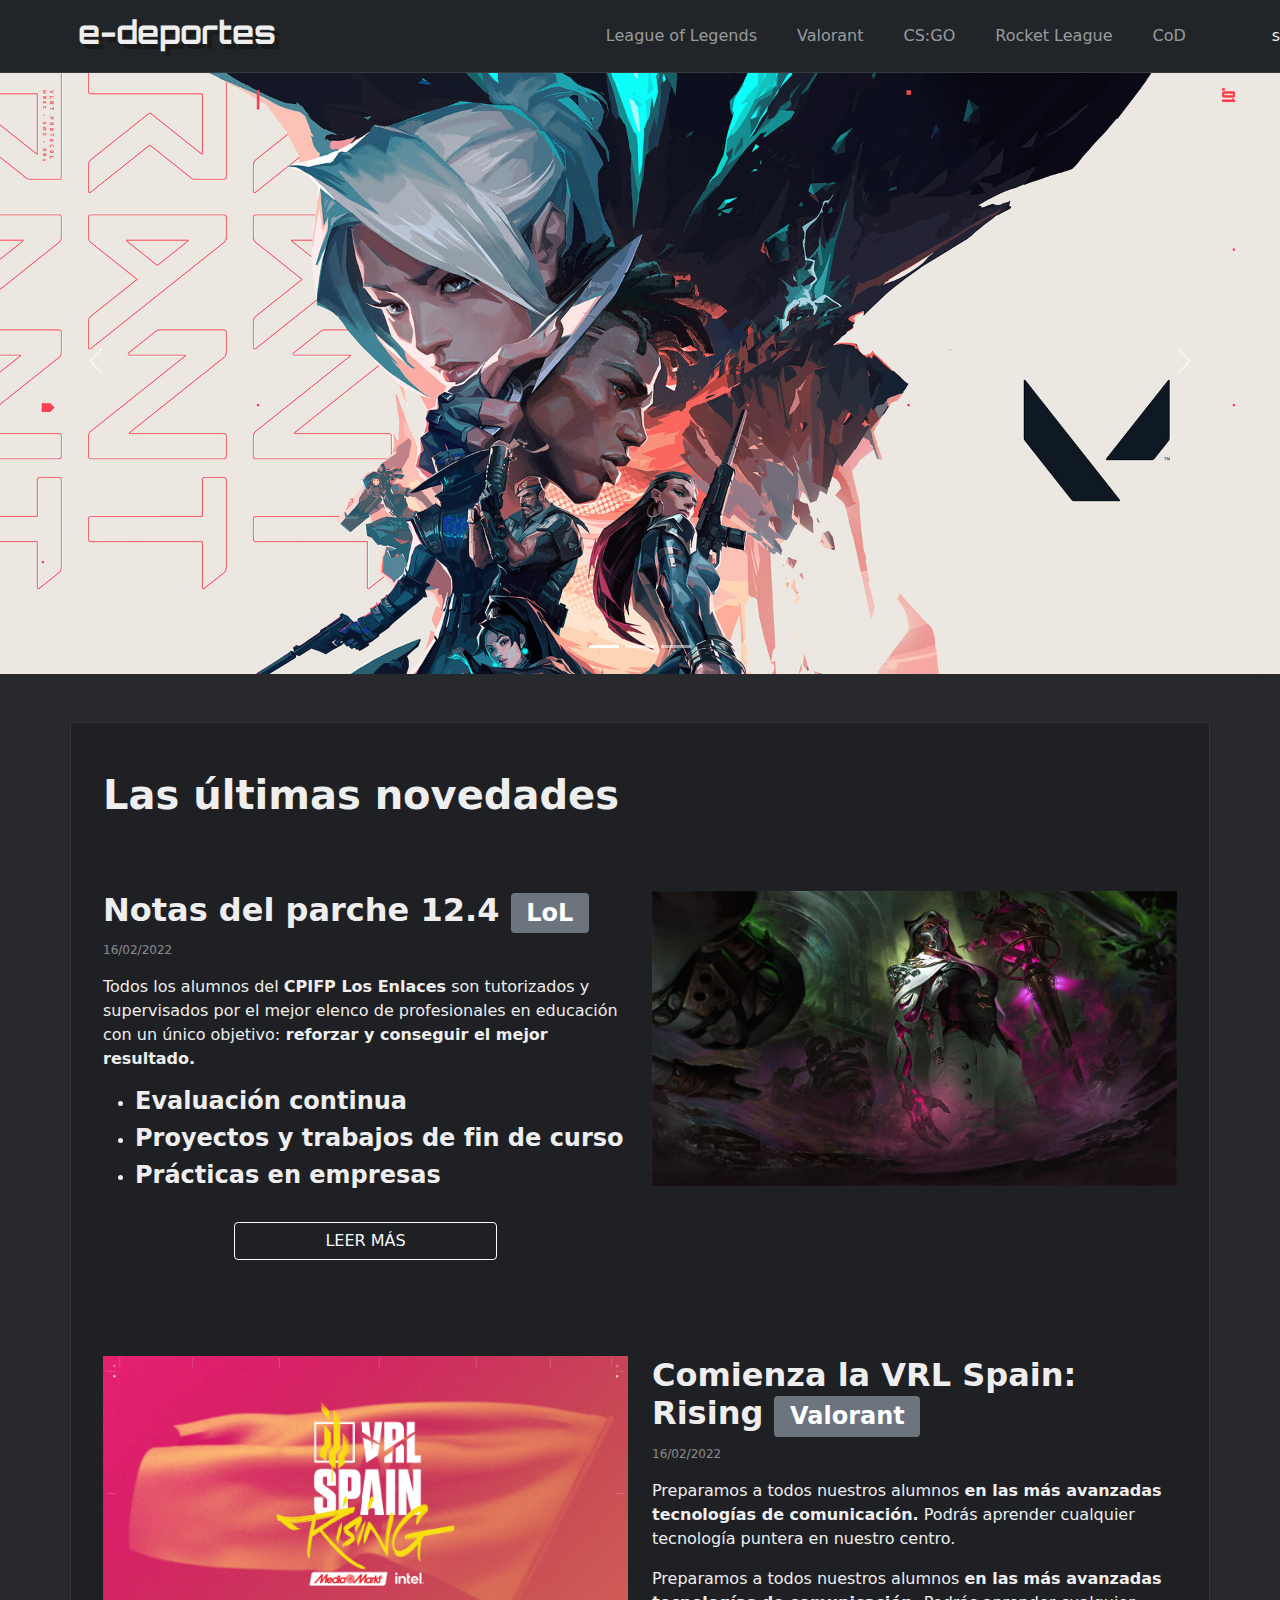
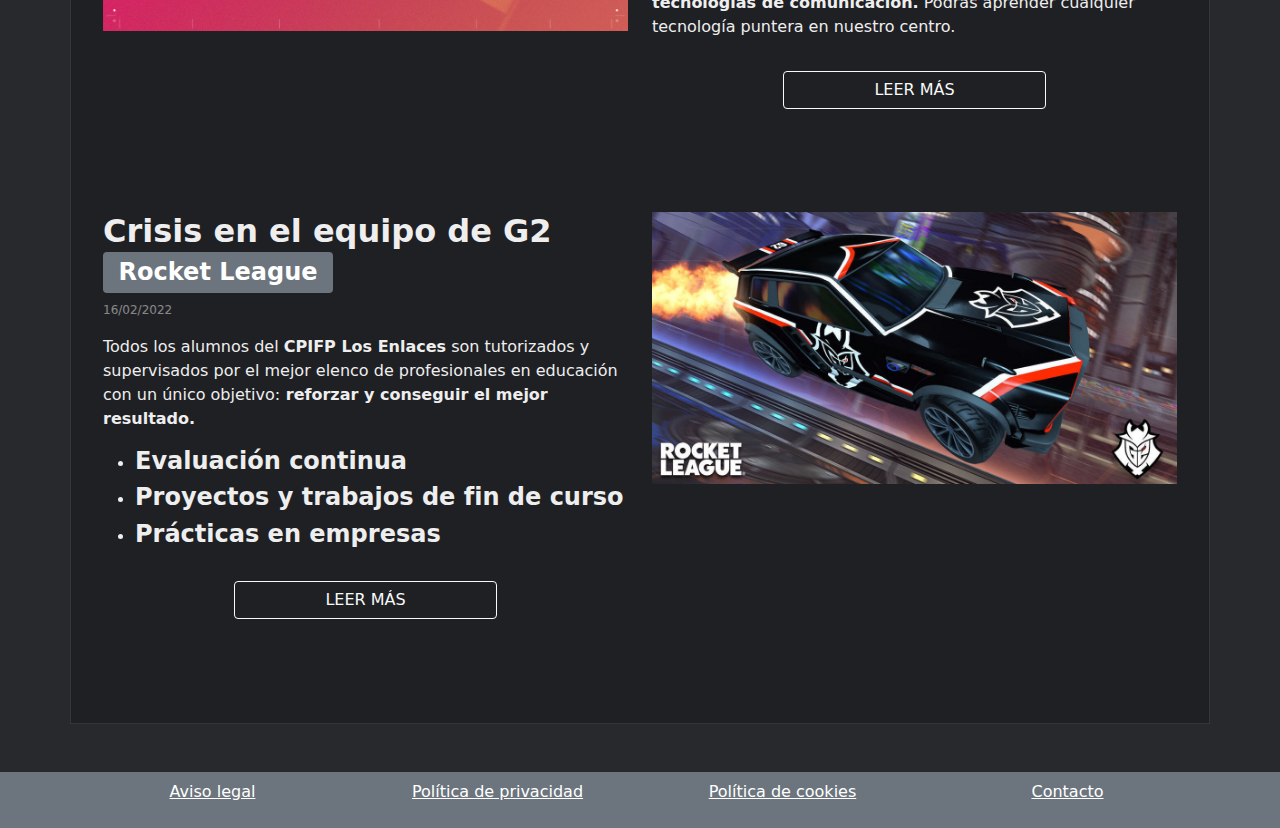
<file: index.html>
<!doctype html>
<html lang="es">
<head>

    <title>Edeportes</title>

    <meta name="viewport" content="width=device-width, initial-scale=1">
    <meta charset="UTF-8">

    <!--links favicon-->
    <link rel="apple-touch-icon" sizes="57x57" href="assets/img/favicon/apple-icon-57x57.png">
    <link rel="apple-touch-icon" sizes="60x60" href="assets/img/favicon/apple-icon-60x60.png">
    <link rel="apple-touch-icon" sizes="72x72" href="assets/img/favicon/apple-icon-72x72.png">
    <link rel="apple-touch-icon" sizes="76x76" href="assets/img/favicon/apple-icon-76x76.png">
    <link rel="apple-touch-icon" sizes="114x114" href="assets/img/favicon/apple-icon-114x114.png">
    <link rel="apple-touch-icon" sizes="120x120" href="assets/img/favicon/apple-icon-120x120.png">
    <link rel="apple-touch-icon" sizes="144x144" href="assets/img/favicon/apple-icon-144x144.png">
    <link rel="apple-touch-icon" sizes="152x152" href="assets/img/favicon/apple-icon-152x152.png">
    <link rel="apple-touch-icon" sizes="180x180" href="assets/img/favicon/apple-icon-180x180.png">
    <link rel="icon" type="image/png" sizes="192x192" href="assets/img/favicon/android-icon-192x192.png">
    <link rel="icon" type="image/png" sizes="32x32" href="assets/img/favicon/favicon-32x32.png">
    <link rel="icon" type="image/png" sizes="96x96" href="assets/img/favicon/favicon-96x96.png">
    <link rel="icon" type="image/png" sizes="16x16" href="assets/img/favicon/favicon-16x16.png">
    <!--meta -->
    <meta name="title" content=""/>
    <meta name="description" content=""/>
    <meta name="keywords" content=""/>

    <!-- Bootstrap CSS -->
    <link href="vendor/bootstrap-5.1.3-dist/css/bootstrap.min.css" rel="stylesheet">

    <!-- CSS propio -->
    <link rel="stylesheet" type="text/css" href="assets/css/style.css"/>

</head>
<body>
<header class="fixed-top bg-dark navborder">
    <!-- Menu -->
    <nav class="navbar navbar-expand-lg navbar-dark ">
        <div class="container">
            <a class="navbar-brand" href="index.html">
                <h2 class="logotipo"> e-deportes </h2>
            </a>
            <button class="navbar-toggler" type="button" data-bs-toggle="collapse"
                    data-bs-target="#navbarSupportedContent" aria-controls="navbarSupportedContent"
                    aria-expanded="false" aria-label="Toggle navigation">
                <span class="navbar-toggler-icon"></span>
            </button>
            <div class="collapse navbar-collapse" id="navbarSupportedContent">

                <!-- El uso de ms-auto hace que se alinee a la derecha y ocupe el espacio que le deja el menú izquierdo -->
                <ul class="navbar-nav ms-auto">
                    <li class="nav-item">
                        <a class="nav-link ms-4 lol " href="lol.html">League of Legends</a>
                    </li>
                    <li class="nav-item ">
                        <a class="nav-link ms-4 valorant " href="valorant.html">Valorant</a>
                    </li>
                    <li class="nav-item">
                        <a class="nav-link ms-4 csgo" href="csgo.html">CS:GO</a>
                    </li>
                    <li class="nav-item">
                        <a class="nav-link ms-4 rocket" href="rocket.html">Rocket League</a>
                    </li>
                    <li class="nav-item">
                        <a class="nav-link ms-4 rocket" href="cod.html"> CoD</a>
                    </li>
                </ul>
            </div>
        </div>s
    </nav>
</header>
<main>
    <!-- Carousel https://getbootstrap.com/docs/5.0/components/carousel/-->
    <section class="slider d-none d-md-block ">
        <!-- Marcadores del pie -->
        <div id="carouselExampleIndicators" class="carousel slide" data-bs-ride="carousel">
            <div class="carousel-indicators">
                <button type="button" data-bs-target="#carouselExampleIndicators" data-bs-slide-to="0" class="active"
                        aria-current="true" aria-label="Slide 1"></button>
                <button type="button" data-bs-target="#carouselExampleIndicators" data-bs-slide-to="1"
                        aria-label="Slide 2"></button>
                <button type="button" data-bs-target="#carouselExampleIndicators" data-bs-slide-to="2"
                        aria-label="Slide 3"></button>
            </div>
            <!-- Diapositivas con https://dummyimage.com/ -->
            <div class="carousel-inner">
                <div class="carousel-item active slide_img">
                    <img src="assets/img/carrusel/slide1.jpg" class="d-block w-100" alt="Slide 1">
                    <!-- Texto del slider 1 -->
                    <div class="slider-text">
                        <h2></h2>
                    </div>
                </div>
                <div class="carousel-item  slide_img">
                    <img src="assets/img/carrusel/slide2.png" class="d-block w-100" alt="Slide 2">
                    <!-- Texto del slider 2 -->
                    <div class="slider-text">
                        <h2></h2>
                    </div>
                </div>
                <div class="carousel-item  slide_img">
                    <img src="assets/img/carrusel/slide3.jpg" class="d-block w-100" alt="Slide 3">
                    <!-- Texto del slider 3 -->
                    <div class="slider-text">
                        <h2></h2>
                    </div>
                </div>
            </div>
            <!-- Botones adelante y atrás -->
            <button class="carousel-control-prev" type="button" data-bs-target="#carouselExampleIndicators"
                    data-bs-slide="prev">
                <span class="carousel-control-prev-icon" aria-hidden="true"></span>
                <span class="visually-hidden">Previous</span>
            </button>
            <button class="carousel-control-next" type="button" data-bs-target="#carouselExampleIndicators"
                    data-bs-slide="next">
                <span class="carousel-control-next-icon" aria-hidden="true"></span>
                <span class="visually-hidden">Next</span>
            </button>
        </div>
    </section>
    <section>
        <div class="container maincontainer mb-5">
            <h1 class="mt-3 mb-5 "> Las últimas novedades </h1>
            <div class="row justify-content-start">
                <div class="col-md-6 mb-4 mt-4 ">
                    <article class="central-item mb-5">
                        <h2 class="theme-color ">Notas del parche 12.4 <span class="badge bg-secondary">LoL</span></h2>
                        <p class="fecha">
                            16/02/2022
                        </p>
                        <p>
                            Todos los alumnos del <strong>CPIFP Los Enlaces</strong> son tutorizados y supervisados por
                            el mejor elenco de profesionales en educación con un único objetivo:<strong> reforzar y
                                conseguir el mejor resultado.</strong>
                        </p>
                        <ul class="d-none d-lg-block">
                            <li><h4>Evaluación continua</h4></li>
                            <li><h4>Proyectos y trabajos de fin de curso</h4></li>
                            <li><h4>Prácticas en empresas</h4></li>
                        </ul>
                        <div class="text-uppercase text-center  align-self-center ">
                            <a href="noticia.html" class="mt-3 btn btn-outline-light w-50"> Leer más </a>
                        </div>

                    </article>
                </div>
                <div class="col-md-6 mb-4 mt-4">
                    <article class="central-item mb-5">
                        <div class="noticia_img img-fluid">
                            <img  src="assets/img/lol/renata.jpg" alt="noticia_reciente"
                                  class="img-fluid mb-2"/>
                        </div>
                    </article>
                </div>
            </div>
            <div class="row justify-content-start">
                <div class="col-md-6 mb-4 mt-4 order-md-last">
                    <article class="central-item mb-5">
                        <h2 class="theme-color">Comienza la VRL Spain: Rising <span class="badge bg-secondary">Valorant</span></h2>
                        <p class="fecha">
                            16/02/2022
                        </p>
                        <p>
                            Preparamos a todos nuestros alumnos <strong>en las más avanzadas tecnologías de
                                comunicación.</strong> Podrás aprender cualquier tecnología puntera en nuestro centro.
                        </p>
                        <p>
                            Preparamos a todos nuestros alumnos <strong>en las más avanzadas tecnologías de
                                comunicación.</strong> Podrás aprender cualquier tecnología puntera en nuestro centro.
                        </p>
                        <div class="text-uppercase text-center  align-self-center ">
                            <a href="noticia.html" class="mt-3 btn btn-outline-light w-50"> Leer más </a>
                        </div>
                    </article>
                </div>
                <div class="col-md-6 mb-4 mt-4 order-md-first">
                    <article class="central-item mb-5">
                        <div class="noticia_img img-fluid">
                            <img  src="assets/img/valorant/vrl.jpg" alt="noticia_reciente"
                                  class="img-fluid mb-2"/>
                        </div>
                    </article>
                </div>
            </div>
            <div class="row justify-content-start">
                <div class="col-md-6 mb-4 mt-4">
                    <article class="central-item mb-5">
                        <h2 class="theme-color ">Crisis en el equipo de G2 <span class="badge bg-secondary">Rocket League</span></h2>
                        <p class="fecha">
                            16/02/2022
                        </p>
                        <p>
                            Todos los alumnos del <strong>CPIFP Los Enlaces</strong> son tutorizados y supervisados por
                            el mejor elenco de profesionales en educación con un único objetivo:<strong> reforzar y
                                conseguir el mejor resultado.</strong>
                        </p>
                        <ul class="d-none d-lg-block">
                            <li><h4>Evaluación continua</h4></li>
                            <li><h4>Proyectos y trabajos de fin de curso</h4></li>
                            <li><h4>Prácticas en empresas</h4></li>
                        </ul>
                        <div class="text-uppercase text-center  align-self-center ">
                            <a href="noticia.html" class="mt-3 btn btn-outline-light w-50"> Leer más </a>
                        </div>
                    </article>
                </div>
                <div class="col-md-6 mb-4 mt-4">
                    <article class="central-item mb-5">
                        <div class="noticia_img img-fluid">
                            <img  src="assets/img/rocket/g2_crisis.jpg" alt="noticia_reciente"
                                  class="img-fluid mb-2"/>
                        </div>
                    </article>
                </div>
            </div>
        </div>

    </section>
</main>
<footer class="bg-secondary pt-2 pb-2">
    <div class="container">
        <div class="row">
                <nav class="menu-footer">
                    <ul class="row list-inline">
                        <li class="col-md text-center">
                            <a href="#" class="text-white">
                                Aviso legal
                            </a>
                        </li>
                        <li class="col-md text-center">
                            <a href="#" class="text-white">
                                Política de privacidad
                            </a>
                        </li>
                        <li class="col-md text-center">
                            <a href="#" class="text-white">
                                Política de cookies
                            </a>
                        </li>
                        <li class="col-md text-center">
                            <a href="#" class="text-white">
                                Contacto
                            </a>
                        </li>

                    </ul>
                </nav>
        </div>
    </div>
</footer>
<!-- Bootstrap JS -->
<script src="vendor/bootstrap-5.1.3-dist/js/bootstrap.bundle.min.js"></script>
</body>
</body>
</html>
</file>
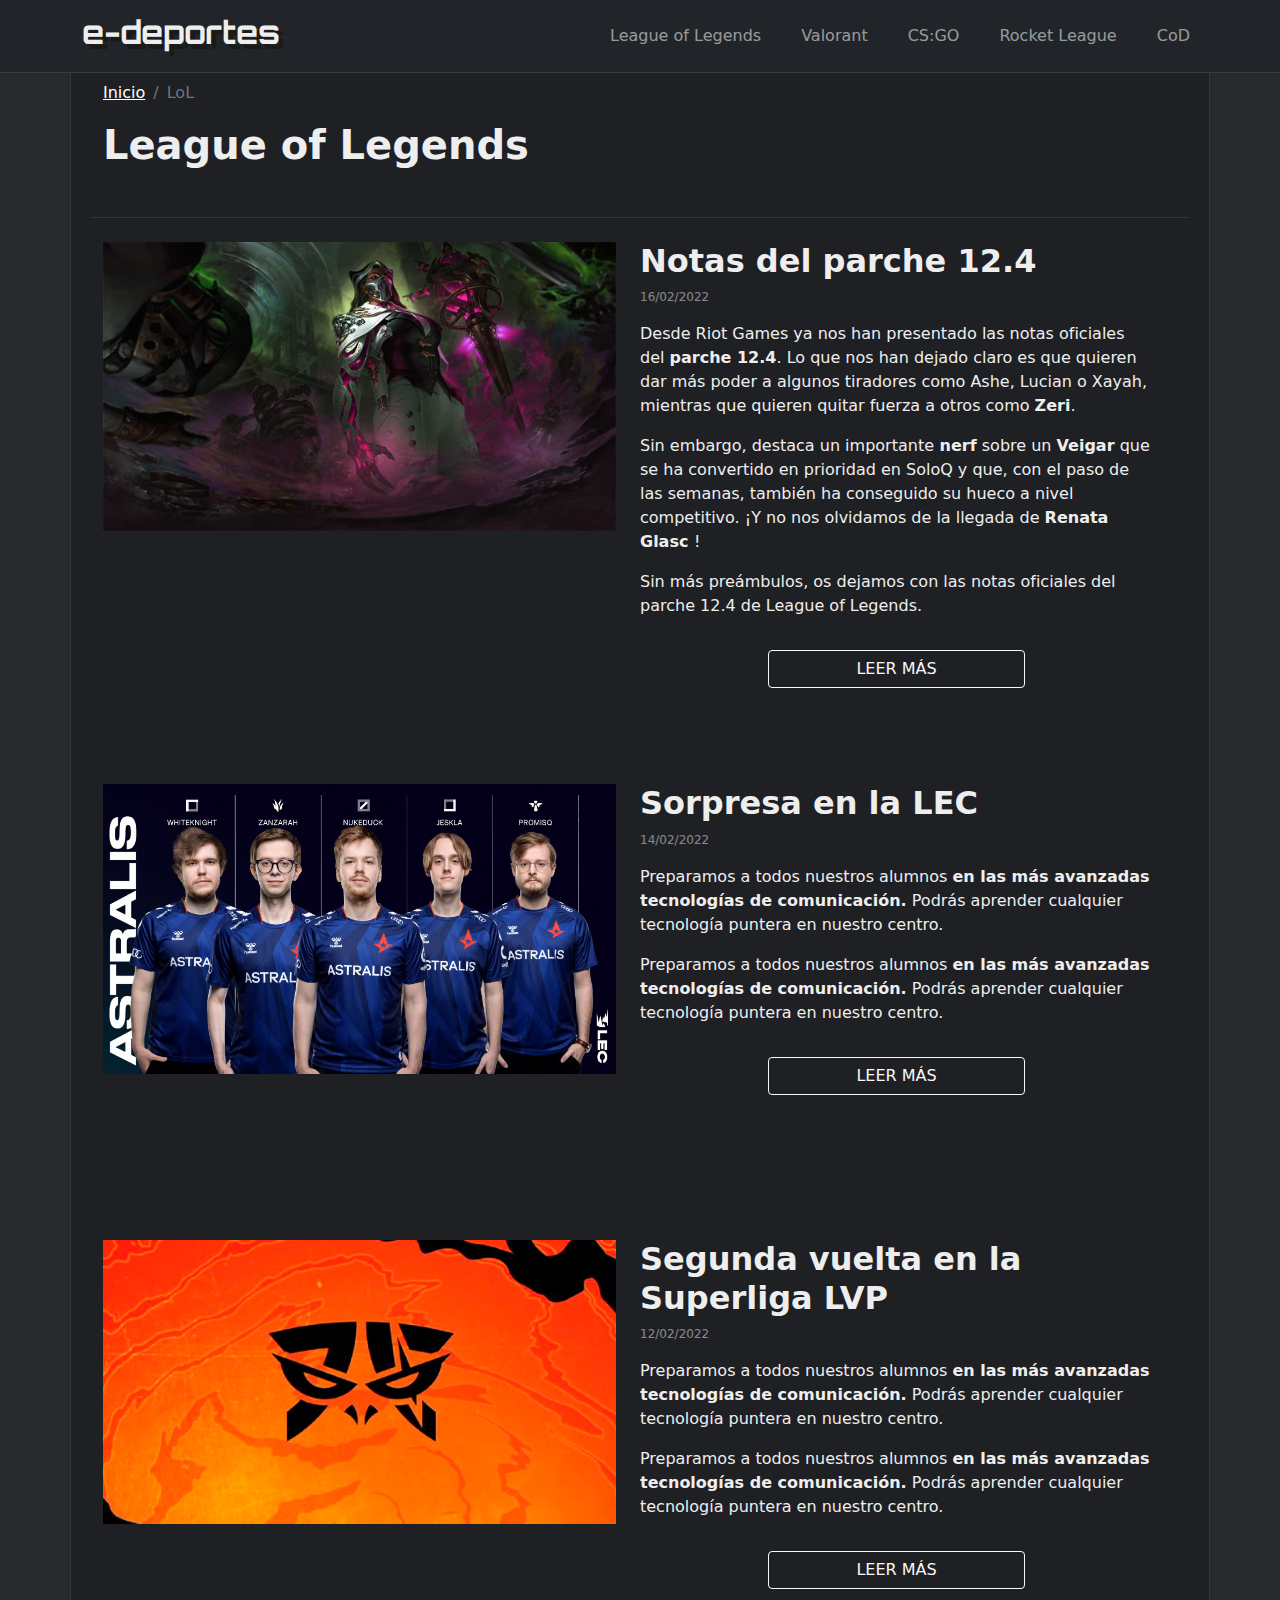
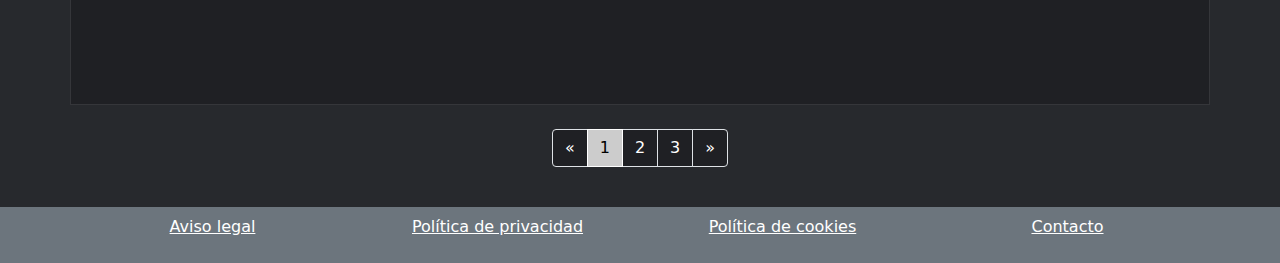
<file: lol.html>
<!doctype html>
<html lang="es">
<head>

    <title>Edeportes</title>

    <meta name="viewport" content="width=device-width, initial-scale=1">
    <meta charset="UTF-8">

    <!--links favicon-->
    <link rel="apple-touch-icon" sizes="57x57" href="assets/img/favicon/apple-icon-57x57.png">
    <link rel="apple-touch-icon" sizes="60x60" href="assets/img/favicon/apple-icon-60x60.png">
    <link rel="apple-touch-icon" sizes="72x72" href="assets/img/favicon/apple-icon-72x72.png">
    <link rel="apple-touch-icon" sizes="76x76" href="assets/img/favicon/apple-icon-76x76.png">
    <link rel="apple-touch-icon" sizes="114x114" href="assets/img/favicon/apple-icon-114x114.png">
    <link rel="apple-touch-icon" sizes="120x120" href="assets/img/favicon/apple-icon-120x120.png">
    <link rel="apple-touch-icon" sizes="144x144" href="assets/img/favicon/apple-icon-144x144.png">
    <link rel="apple-touch-icon" sizes="152x152" href="assets/img/favicon/apple-icon-152x152.png">
    <link rel="apple-touch-icon" sizes="180x180" href="assets/img/favicon/apple-icon-180x180.png">
    <link rel="icon" type="image/png" sizes="192x192" href="assets/img/favicon/android-icon-192x192.png">
    <link rel="icon" type="image/png" sizes="32x32" href="assets/img/favicon/favicon-32x32.png">
    <link rel="icon" type="image/png" sizes="96x96" href="assets/img/favicon/favicon-96x96.png">
    <link rel="icon" type="image/png" sizes="16x16" href="assets/img/favicon/favicon-16x16.png">
    <!--meta -->
    <meta name="title" content=""/>
    <meta name="description" content=""/>
    <meta name="keywords" content=""/>

    <!-- Bootstrap CSS -->
    <link href="vendor/bootstrap-5.1.3-dist/css/bootstrap.min.css" rel="stylesheet">

    <!-- CSS propio -->
    <link rel="stylesheet" type="text/css" href="assets/css/style.css"/>

</head>
<body>
<header class="fixed-top bg-dark navborder">
    <!-- Menu -->
    <nav class="navbar navbar-expand-lg navbar-dark ">
        <div class="container">
            <a class="navbar-brand" href="index.html">
                <h2 class="logotipo"> e-deportes </h2>
            </a>
            <button class="navbar-toggler" type="button" data-bs-toggle="collapse"
                    data-bs-target="#navbarSupportedContent" aria-controls="navbarSupportedContent"
                    aria-expanded="false" aria-label="Toggle navigation">
                <span class="navbar-toggler-icon"></span>
            </button>
            <div class="collapse navbar-collapse" id="navbarSupportedContent">

                <!-- El uso de ms-auto hace que se alinee a la derecha y ocupe el espacio que le deja el menú izquierdo -->
                <ul class="navbar-nav ms-auto">
                    <li class="nav-item">
                        <a class="nav-link ms-4 lol " href="lol.html">League of Legends</a>
                    </li>
                    <li class="nav-item ">
                        <a class="nav-link ms-4 valorant " href="valorant.html">Valorant</a>
                    </li>
                    <li class="nav-item">
                        <a class="nav-link ms-4 csgo" href="csgo.html">CS:GO</a>
                    </li>
                    <li class="nav-item">
                        <a class="nav-link ms-4 rocket" href="rocket.html">Rocket League</a>
                    </li>
                    <li class="nav-item">
                        <a class="nav-link ms-4 rocket" href="cod.html"> CoD</a>
                    </li>
                </ul>
            </div>
        </div>
    </nav>
</header>
<main>

    <section>
        <div class="container maincontainer">
            <div class="row justify-content-start">
                <div class="col navborder">
                    <nav aria-label="breadcrumb">
                        <ol class="breadcrumb">
                            <li class="breadcrumb-item"><a href="index.html">Inicio</a></li>
                            <li class="breadcrumb-item active" aria-current="page">LoL</li>
                        </ol>
                    </nav>
                    <h1 class="mt-3 mb-5 "> League of Legends </h1>
                </div>
                <div class="row justify-content-start">
                    <div class="col-md-6 mb-4 mt-4 order-md-last">
                        <article class="central-item mb-5">
                            <h2 class="theme-color">Notas del parche 12.4</h2>
                            <p class="fecha">
                                16/02/2022
                            </p>
                            <p>
                                Desde Riot Games ya nos han presentado las notas oficiales del <strong> parche
                                12.4</strong>. Lo que nos han dejado claro es que quieren dar más poder a algunos
                                tiradores como Ashe, Lucian o Xayah, mientras que quieren quitar fuerza a otros como
                                <strong>Zeri</strong>.
                            </p>
                            <p>
                                Sin embargo, destaca un importante<strong> nerf</strong> sobre un
                                <strong>Veigar</strong> que se ha convertido en prioridad en SoloQ y que, con el paso de
                                las semanas, también ha conseguido su hueco a nivel competitivo. ¡Y no nos olvidamos de
                                la llegada de <strong> Renata Glasc </strong>!
                            </p>
                            <p>
                                Sin más preámbulos, os dejamos con las notas oficiales del parche 12.4 de League of
                                Legends.
                            </p>
                            <div class="text-uppercase text-center  align-self-center ">
                                <a href="noticia.html" class="mt-3 btn btn-outline-light w-50"> Leer más </a>
                            </div>
                        </article>
                    </div>
                    <div class="col-md-6 mb-4 mt-4 order-md-first">
                        <article class="central-item mb-5">
                            <div class="noticia_img img-fluid">
                                <img src="assets/img/lol/renata.jpg" alt="noticia_reciente"
                                     class="img-fluid mb-2"/>
                            </div>
                        </article>
                    </div>
                </div>
                <div class="row justify-content-start">
                    <div class="col-md-6 mb-4 mt-4 order-md-last">
                        <article class="central-item mb-5">
                            <h2 class="theme-color">Sorpresa en la LEC </h2>
                            <p class="fecha">
                                14/02/2022
                            </p>
                            <p>
                                Preparamos a todos nuestros alumnos <strong>en las más avanzadas tecnologías de
                                comunicación.</strong> Podrás aprender cualquier tecnología puntera en nuestro centro.
                            </p>
                            <p>
                                Preparamos a todos nuestros alumnos <strong>en las más avanzadas tecnologías de
                                comunicación.</strong> Podrás aprender cualquier tecnología puntera en nuestro centro.
                            </p>
                            <div class="text-uppercase text-center  align-self-center ">
                                <a href="noticia.html" class="mt-3 btn btn-outline-light w-50"> Leer más </a>
                            </div>
                        </article>
                    </div>
                    <div class="col-md-6 mb-4 mt-4 order-md-first">
                        <article class="central-item mb-5">
                            <div class="noticia_img img-fluid">
                                <img src="assets/img/lol/AST_2021_Spring.png" alt="noticia"
                                     class="img-fluid mb-2"/>
                            </div>
                        </article>
                    </div>
                </div>
                <div class="row justify-content-start">
                    <div class="col-md-6 mb-4 mt-4 order-md-last">
                        <article class="central-item mb-5">
                            <h2 class="theme-color">Segunda vuelta en la Superliga LVP</h2>
                            <p class="fecha">
                                12/02/2022
                            </p>
                            <p>
                                Preparamos a todos nuestros alumnos <strong>en las más avanzadas tecnologías de
                                comunicación.</strong> Podrás aprender cualquier tecnología puntera en nuestro centro.
                            </p>
                            <p>
                                Preparamos a todos nuestros alumnos <strong>en las más avanzadas tecnologías de
                                comunicación.</strong> Podrás aprender cualquier tecnología puntera en nuestro centro.
                            </p>
                            <div class="text-uppercase text-center  align-self-center ">
                                <a href="noticia.html" class="mt-3 btn btn-outline-light w-50"> Leer más </a>
                            </div>
                        </article>
                    </div>
                    <div class="col-md-6 mb-4 mt-4 order-md-first">
                        <article class="central-item mb-5">
                            <div class="noticia_img img-fluid">
                                <img src="assets/img/lol/Fnatic.jpg" alt="noticia"
                                     class="img-fluid mb-2"/>
                            </div>
                        </article>
                    </div>
                </div>
            </div>
        </div>
    </section>
    <div class="row m-4">
        <nav aria-label="Page navigation example">
            <ul class="pagination justify-content-center">
                <li class="page-item">
                    <a class="page-link" href="#" aria-label="Previous">
                        <span aria-hidden="true">&laquo;</span>
                    </a>
                </li>
                <li class="page-item active"><a class="page-link " href="#">1</a></li>
                <li class="page-item"><a class="page-link" href="#">2</a></li>
                <li class="page-item"><a class="page-link" href="#">3</a></li>
                <li class="page-item">
                    <a class="page-link" href="#" aria-label="Next">
                        <span aria-hidden="true">&raquo;</span>
                    </a>
                </li>
            </ul>
        </nav>
    </div>
</main>
<footer class="bg-secondary pt-2 pb-2">
    <div class="container">
        <div class="row">
            <nav class="menu-footer">
                <ul class="row list-inline">
                    <li class="col-md text-center">
                        <a href="#" class="text-white">
                            Aviso legal
                        </a>
                    </li>
                    <li class="col-md text-center">
                        <a href="#" class="text-white">
                            Política de privacidad
                        </a>
                    </li>
                    <li class="col-md text-center">
                        <a href="#" class="text-white">
                            Política de cookies
                        </a>
                    </li>
                    <li class="col-md text-center">
                        <a href="#" class="text-white">
                            Contacto
                        </a>
                    </li>

                </ul>
            </nav>
        </div>
    </div>
</footer>
<!-- Bootstrap JS -->
<script src="vendor/bootstrap-5.1.3-dist/js/bootstrap.bundle.min.js"></script>
</body>
</body>
</html>
</file>
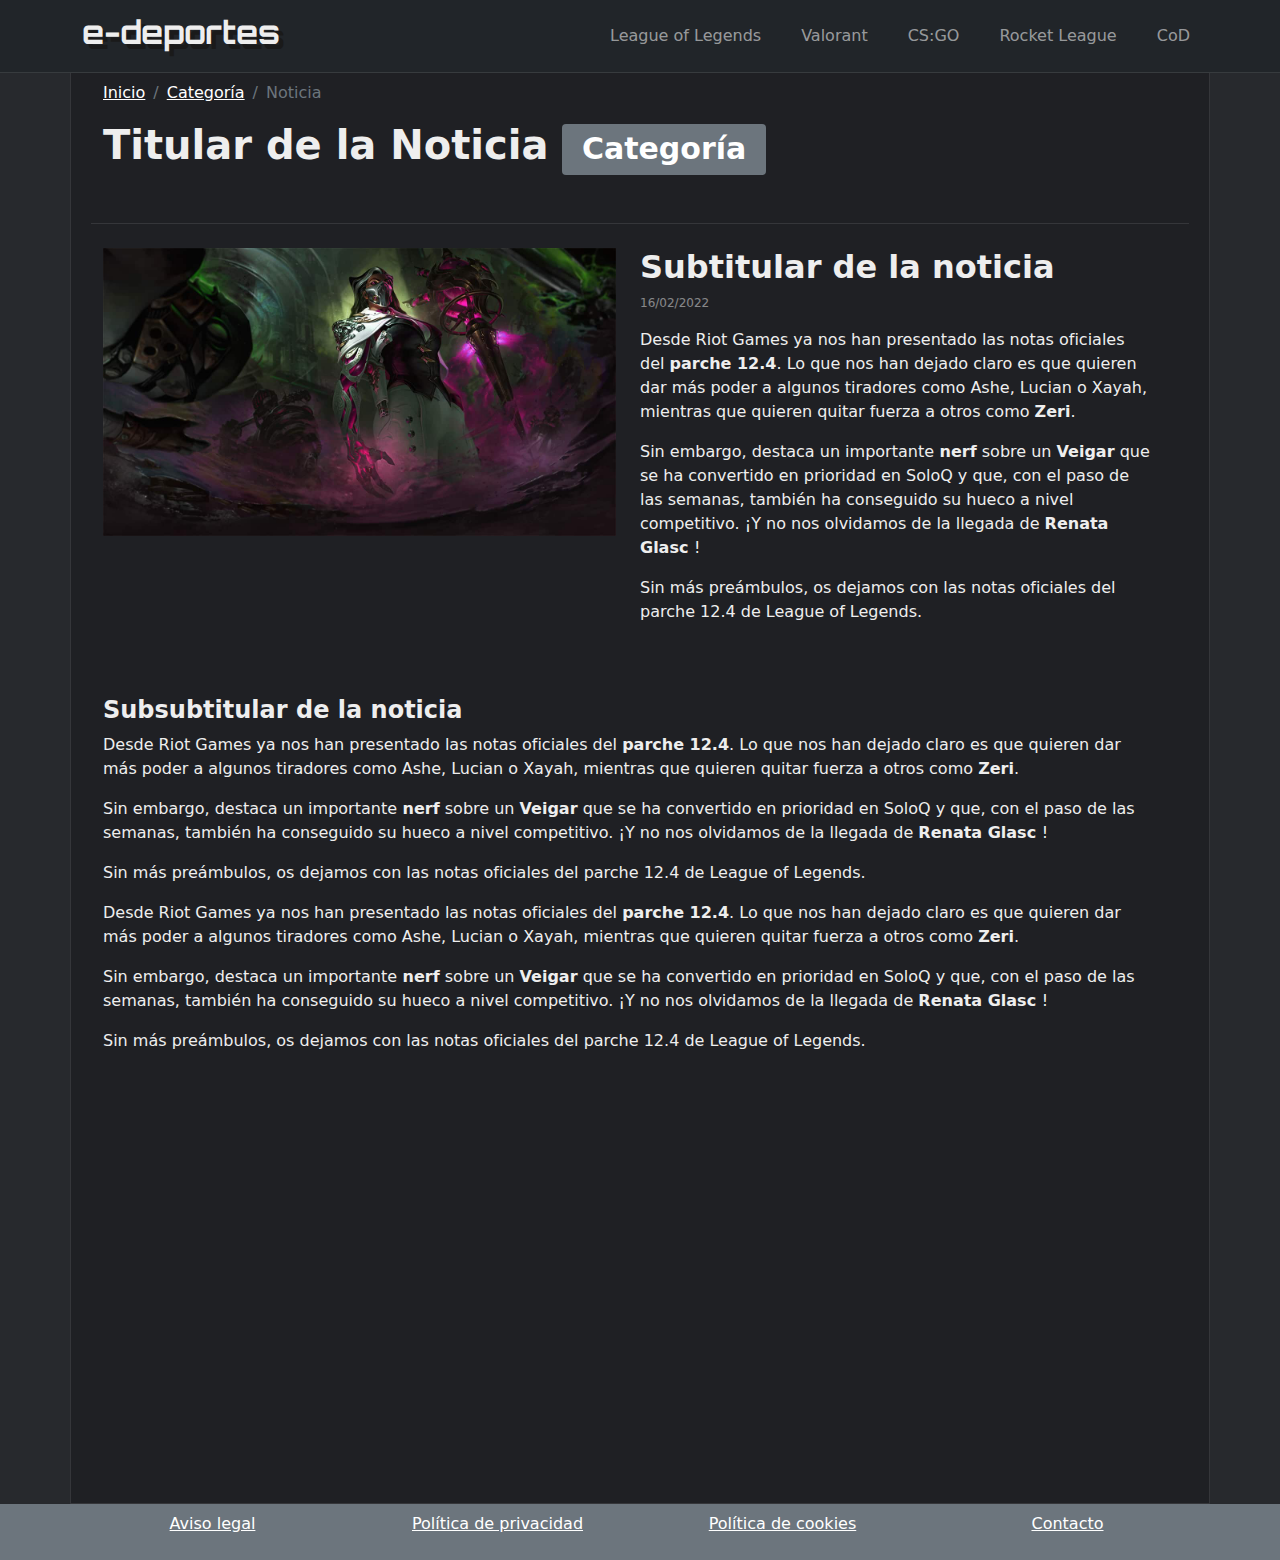
<file: noticia.html>
<!doctype html>
<html lang="es">
<head>

    <title>Edeportes</title>

    <meta name="viewport" content="width=device-width, initial-scale=1">
    <meta charset="UTF-8">

    <!--links favicon-->
    <link rel="apple-touch-icon" sizes="57x57" href="assets/img/favicon/apple-icon-57x57.png">
    <link rel="apple-touch-icon" sizes="60x60" href="assets/img/favicon/apple-icon-60x60.png">
    <link rel="apple-touch-icon" sizes="72x72" href="assets/img/favicon/apple-icon-72x72.png">
    <link rel="apple-touch-icon" sizes="76x76" href="assets/img/favicon/apple-icon-76x76.png">
    <link rel="apple-touch-icon" sizes="114x114" href="assets/img/favicon/apple-icon-114x114.png">
    <link rel="apple-touch-icon" sizes="120x120" href="assets/img/favicon/apple-icon-120x120.png">
    <link rel="apple-touch-icon" sizes="144x144" href="assets/img/favicon/apple-icon-144x144.png">
    <link rel="apple-touch-icon" sizes="152x152" href="assets/img/favicon/apple-icon-152x152.png">
    <link rel="apple-touch-icon" sizes="180x180" href="assets/img/favicon/apple-icon-180x180.png">
    <link rel="icon" type="image/png" sizes="192x192" href="assets/img/favicon/android-icon-192x192.png">
    <link rel="icon" type="image/png" sizes="32x32" href="assets/img/favicon/favicon-32x32.png">
    <link rel="icon" type="image/png" sizes="96x96" href="assets/img/favicon/favicon-96x96.png">
    <link rel="icon" type="image/png" sizes="16x16" href="assets/img/favicon/favicon-16x16.png">
    <!--meta -->
    <meta name="title" content=""/>
    <meta name="description" content=""/>
    <meta name="keywords" content=""/>

    <!-- Bootstrap CSS -->
    <link href="vendor/bootstrap-5.1.3-dist/css/bootstrap.min.css" rel="stylesheet">

    <!-- CSS propio -->
    <link rel="stylesheet" type="text/css" href="assets/css/style.css"/>

</head>
<body>
<header class="fixed-top bg-dark navborder">
    <!-- Menu -->
    <nav class="navbar navbar-expand-lg navbar-dark ">
        <div class="container">
            <a class="navbar-brand" href="index.html">
                <h2 class="logotipo"> e-deportes </h2>
            </a>
            <button class="navbar-toggler" type="button" data-bs-toggle="collapse"
                    data-bs-target="#navbarSupportedContent" aria-controls="navbarSupportedContent"
                    aria-expanded="false" aria-label="Toggle navigation">
                <span class="navbar-toggler-icon"></span>
            </button>
            <div class="collapse navbar-collapse" id="navbarSupportedContent">

                <ul class="navbar-nav ms-auto">
                    <li class="nav-item">
                        <a class="nav-link ms-4 lol " href="lol.html">League of Legends</a>
                    </li>
                    <li class="nav-item ">
                        <a class="nav-link ms-4 valorant " href="valorant.html">Valorant</a>
                    </li>
                    <li class="nav-item">
                        <a class="nav-link ms-4 csgo" href="csgo.html">CS:GO</a>
                    </li>
                    <li class="nav-item">
                        <a class="nav-link ms-4 rocket" href="rocket.html">Rocket League</a>
                    </li>
                    <li class="nav-item">
                        <a class="nav-link ms-4 rocket" href="cod.html"> CoD</a>
                    </li>
                </ul>
            </div>
        </div>
    </nav>
</header>
<main>

    <section>
        <div class="container maincontainer">
            <div class="row justify-content-start">
                <div class="col navborder">
                    <nav aria-label="breadcrumb">
                        <ol class="breadcrumb">
                            <li class="breadcrumb-item"><a href="index.html">Inicio</a></li>
                            <li class="breadcrumb-item"><a href="index.html">Categoría</a></li>
                            <li class="breadcrumb-item active" aria-current="page">Noticia</li>
                        </ol>
                    </nav>
                    <h1 class="mt-3 mb-5 "> Titular de la Noticia <span class="badge bg-secondary">Categoría</span></h1>

                </div>
                <div class="row justify-content-start">
                    <div class="col-md-6 mb-4 mt-4 ">
                        <article class="central-item mb-5">
                            <h2 class="theme-color">Subtitular de la noticia</h2>
                            <p class="fecha">
                                16/02/2022
                            </p>
                            <p>
                                Desde Riot Games ya nos han presentado las notas oficiales del <strong> parche
                                12.4</strong>. Lo que nos han dejado claro es que quieren dar más poder a algunos
                                tiradores como Ashe, Lucian o Xayah, mientras que quieren quitar fuerza a otros como
                                <strong>Zeri</strong>.
                            </p>
                            <p>
                                Sin embargo, destaca un importante<strong> nerf</strong> sobre un
                                <strong>Veigar</strong> que se ha convertido en prioridad en SoloQ y que, con el paso de
                                las semanas, también ha conseguido su hueco a nivel competitivo. ¡Y no nos olvidamos de
                                la llegada de <strong> Renata Glasc </strong>!
                            </p>
                            <p>
                                Sin más preámbulos, os dejamos con las notas oficiales del parche 12.4 de League of
                                Legends.
                            </p>

                        </article>
                    </div>
                    <div class="col-md-6  mt-4 order-md-first">
                        <article class="central-item mb-5">
                            <div class=" img-fluid">
                                <img src="assets/img/lol/renata.jpg" alt="noticia_reciente"
                                     class="img-fluid mb-2"/>
                            </div>
                        </article>
                    </div>
                    <div class="col mb-5 ">
                        <article class="central-item mb-5">
                            <h4 class="theme-color">Subsubtitular de la noticia</h4>
                            <p>
                                Desde Riot Games ya nos han presentado las notas oficiales del <strong> parche
                                12.4</strong>. Lo que nos han dejado claro es que quieren dar más poder a algunos
                                tiradores como Ashe, Lucian o Xayah, mientras que quieren quitar fuerza a otros como
                                <strong>Zeri</strong>.
                            </p>
                            <p>
                                Sin embargo, destaca un importante<strong> nerf</strong> sobre un
                                <strong>Veigar</strong> que se ha convertido en prioridad en SoloQ y que, con el paso de
                                las semanas, también ha conseguido su hueco a nivel competitivo. ¡Y no nos olvidamos de
                                la llegada de <strong> Renata Glasc </strong>!
                            </p>
                            <p>
                                Sin más preámbulos, os dejamos con las notas oficiales del parche 12.4 de League of
                                Legends.
                            </p>

                            <p>
                                Desde Riot Games ya nos han presentado las notas oficiales del <strong> parche
                                12.4</strong>. Lo que nos han dejado claro es que quieren dar más poder a algunos
                                tiradores como Ashe, Lucian o Xayah, mientras que quieren quitar fuerza a otros como
                                <strong>Zeri</strong>.
                            </p>
                            <p>
                                Sin embargo, destaca un importante<strong> nerf</strong> sobre un
                                <strong>Veigar</strong> que se ha convertido en prioridad en SoloQ y que, con el paso de
                                las semanas, también ha conseguido su hueco a nivel competitivo. ¡Y no nos olvidamos de
                                la llegada de <strong> Renata Glasc </strong>!
                            </p>
                            <p>
                                Sin más preámbulos, os dejamos con las notas oficiales del parche 12.4 de League of
                                Legends.
                            </p>


                        </article>
                        <div class="row justify-content-center align-items-center">
                            <div class="col-auto">
                                <iframe width="560" height="315" src="https://www.youtube.com/embed/C2WJ21dH38c"
                                        title="YouTube video player" frameborder="0"
                                        allow="accelerometer; autoplay; clipboard-write; encrypted-media; gyroscope; picture-in-picture"
                                        allowfullscreen></iframe>
                            </div>
                        </div>
                    </div>
                </div>
            </div>
        </div>
    </section>
</main>
<footer class="bg-secondary pt-2 pb-2">
    <div class="container">
        <div class="row">
            <nav class="menu-footer">
                <ul class="row list-inline">
                    <li class="col-md text-center">
                        <a href="#" class="text-white">
                            Aviso legal
                        </a>
                    </li>
                    <li class="col-md text-center">
                        <a href="#" class="text-white">
                            Política de privacidad
                        </a>
                    </li>
                    <li class="col-md text-center">
                        <a href="#" class="text-white">
                            Política de cookies
                        </a>
                    </li>
                    <li class="col-md text-center">
                        <a href="#" class="text-white">
                            Contacto
                        </a>
                    </li>

                </ul>
            </nav>
        </div>
    </div>
</footer>
<!-- Bootstrap JS -->
<script src="vendor/bootstrap-5.1.3-dist/js/bootstrap.bundle.min.js"></script>
</body>
</html>
</file>
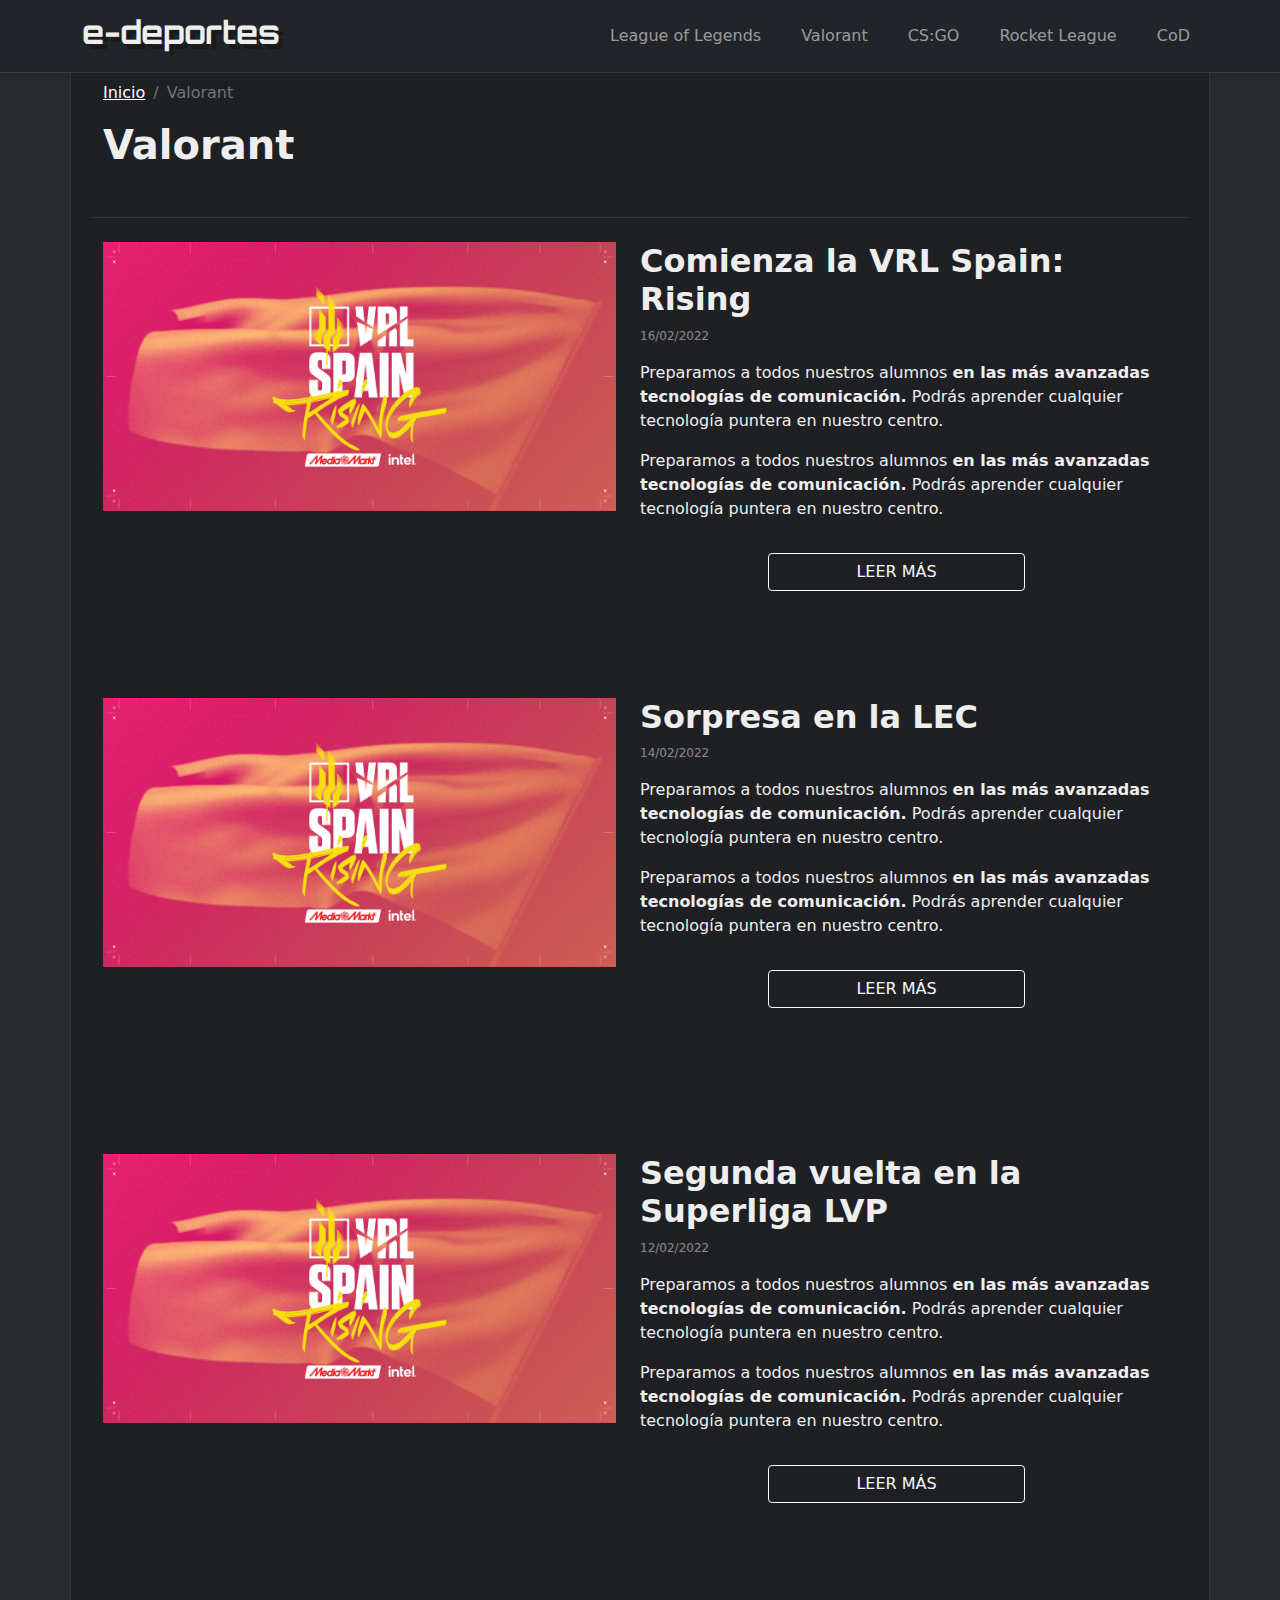
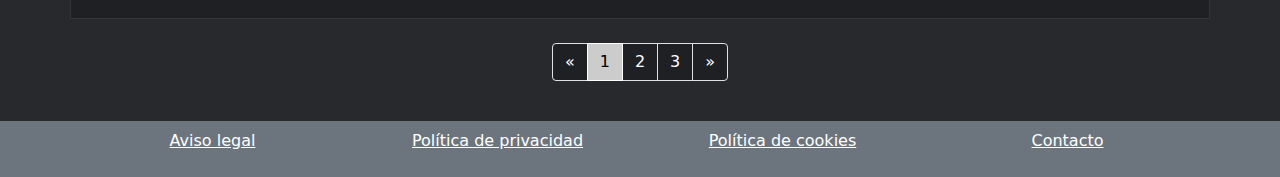
<file: valorant.html>
<!doctype html>
<html lang="es">
<head>

    <title>Edeportes</title>

    <meta name="viewport" content="width=device-width, initial-scale=1">
    <meta charset="UTF-8">

    <!--links favicon-->
    <link rel="apple-touch-icon" sizes="57x57" href="assets/img/favicon/apple-icon-57x57.png">
    <link rel="apple-touch-icon" sizes="60x60" href="assets/img/favicon/apple-icon-60x60.png">
    <link rel="apple-touch-icon" sizes="72x72" href="assets/img/favicon/apple-icon-72x72.png">
    <link rel="apple-touch-icon" sizes="76x76" href="assets/img/favicon/apple-icon-76x76.png">
    <link rel="apple-touch-icon" sizes="114x114" href="assets/img/favicon/apple-icon-114x114.png">
    <link rel="apple-touch-icon" sizes="120x120" href="assets/img/favicon/apple-icon-120x120.png">
    <link rel="apple-touch-icon" sizes="144x144" href="assets/img/favicon/apple-icon-144x144.png">
    <link rel="apple-touch-icon" sizes="152x152" href="assets/img/favicon/apple-icon-152x152.png">
    <link rel="apple-touch-icon" sizes="180x180" href="assets/img/favicon/apple-icon-180x180.png">
    <link rel="icon" type="image/png" sizes="192x192" href="assets/img/favicon/android-icon-192x192.png">
    <link rel="icon" type="image/png" sizes="32x32" href="assets/img/favicon/favicon-32x32.png">
    <link rel="icon" type="image/png" sizes="96x96" href="assets/img/favicon/favicon-96x96.png">
    <link rel="icon" type="image/png" sizes="16x16" href="assets/img/favicon/favicon-16x16.png">
    <!--meta -->
    <meta name="title" content=""/>
    <meta name="description" content=""/>
    <meta name="keywords" content=""/>

    <!-- Bootstrap CSS -->
    <link href="vendor/bootstrap-5.1.3-dist/css/bootstrap.min.css" rel="stylesheet">

    <!-- CSS propio -->
    <link rel="stylesheet" type="text/css" href="assets/css/style.css"/>

</head>
<body>
<header class="fixed-top bg-dark navborder">
    <!-- Menu -->
    <nav class="navbar navbar-expand-lg navbar-dark ">
        <div class="container">
            <a class="navbar-brand" href="index.html">
                <h2 class="logotipo"> e-deportes </h2>
            </a>
            <button class="navbar-toggler" type="button" data-bs-toggle="collapse"
                    data-bs-target="#navbarSupportedContent" aria-controls="navbarSupportedContent"
                    aria-expanded="false" aria-label="Toggle navigation">
                <span class="navbar-toggler-icon"></span>
            </button>
            <div class="collapse navbar-collapse" id="navbarSupportedContent">

                <!-- El uso de ms-auto hace que se alinee a la derecha y ocupe el espacio que le deja el menú izquierdo -->
                <ul class="navbar-nav ms-auto">
                    <li class="nav-item">
                        <a class="nav-link ms-4 lol " href="lol.html">League of Legends</a>
                    </li>
                    <li class="nav-item ">
                        <a class="nav-link ms-4 valorant " href="valorant.html">Valorant</a>
                    </li>
                    <li class="nav-item">
                        <a class="nav-link ms-4 csgo" href="csgo.html">CS:GO</a>
                    </li>
                    <li class="nav-item">
                        <a class="nav-link ms-4 rocket" href="rocket.html">Rocket League</a>
                    </li>
                    <li class="nav-item">
                        <a class="nav-link ms-4 rocket" href="cod.html"> CoD</a>
                    </li>
                </ul>
            </div>
        </div>
    </nav>
</header>
<main>

    <section>
        <div class="container maincontainer">
            <div class="row justify-content-start">
                <div class="col navborder">
                    <nav aria-label="breadcrumb">
                        <ol class="breadcrumb">
                            <li class="breadcrumb-item"><a href="index.html">Inicio</a></li>
                            <li class="breadcrumb-item active" aria-current="page">Valorant</li>
                        </ol>
                    </nav>
                    <h1 class="mt-3 mb-5 "> Valorant </h1>
                </div>
                <div class="row justify-content-start">
                    <div class="col-md-6 mb-4 mt-4 order-md-last">
                        <article class="central-item mb-5">
                            <h2 class="theme-color">Comienza la VRL Spain: Rising</h2>
                            <p class="fecha">
                                16/02/2022
                            </p>
                            <p>
                                Preparamos a todos nuestros alumnos <strong>en las más avanzadas tecnologías de
                                    comunicación.</strong> Podrás aprender cualquier tecnología puntera en nuestro
                                centro.
                            </p>
                            <p>
                                Preparamos a todos nuestros alumnos <strong>en las más avanzadas tecnologías de
                                    comunicación.</strong> Podrás aprender cualquier tecnología puntera en nuestro
                                centro.
                            </p>
                            <div class="text-uppercase text-center  align-self-center ">
                                <a href="noticia.html" class="mt-3 btn btn-outline-light w-50"> Leer más </a>
                            </div>
                        </article>
                    </div>
                    <div class="col-md-6 mb-4 mt-4 order-md-first">
                        <article class="central-item mb-5">
                            <div class="noticia_img img-fluid">
                                <img  src="assets/img/valorant/vrl.jpg" alt="noticia_reciente"
                                      class="img-fluid mb-2"/>
                            </div>
                        </article>
                    </div>
                </div>
                <div class="row justify-content-start">
                    <div class="col-md-6 mb-4 mt-4 order-md-last">
                        <article class="central-item mb-5">
                            <h2 class="theme-color">Sorpresa en la LEC </h2>
                            <p class="fecha">
                                14/02/2022
                            </p>
                            <p>
                                Preparamos a todos nuestros alumnos <strong>en las más avanzadas tecnologías de
                                    comunicación.</strong> Podrás aprender cualquier tecnología puntera en nuestro
                                centro.
                            </p>
                            <p>
                                Preparamos a todos nuestros alumnos <strong>en las más avanzadas tecnologías de
                                    comunicación.</strong> Podrás aprender cualquier tecnología puntera en nuestro
                                centro.
                            </p>
                            <div class="text-uppercase text-center  align-self-center ">
                                <a href="noticia.html" class="mt-3 btn btn-outline-light w-50"> Leer más </a>
                            </div>
                        </article>
                    </div>
                    <div class="col-md-6 mb-4 mt-4 order-md-first">
                        <article class="central-item mb-5">
                            <div class="noticia_img img-fluid">
                                <img  src="assets/img/valorant/vrl.jpg" alt="noticia_reciente"
                                      class="img-fluid mb-2"/>
                            </div>
                        </article>
                    </div>
                </div>
                <div class="row justify-content-start">
                    <div class="col-md-6 mb-4 mt-4 order-md-last">
                        <article class="central-item mb-5">
                            <h2 class="theme-color">Segunda vuelta en la Superliga LVP</h2>
                            <p class="fecha">
                                12/02/2022
                            </p>
                            <p>
                                Preparamos a todos nuestros alumnos <strong>en las más avanzadas tecnologías de
                                    comunicación.</strong> Podrás aprender cualquier tecnología puntera en nuestro
                                centro.
                            </p>
                            <p>
                                Preparamos a todos nuestros alumnos <strong>en las más avanzadas tecnologías de
                                    comunicación.</strong> Podrás aprender cualquier tecnología puntera en nuestro
                                centro.
                            </p>
                            <div class="text-uppercase text-center  align-self-center ">
                                <a href="noticia.html" class="mt-3 btn btn-outline-light w-50"> Leer más </a>
                            </div>
                        </article>
                    </div>
                    <div class="col-md-6 mb-4 mt-4 order-md-first">
                        <article class="central-item mb-5">
                            <div class="noticia_img img-fluid">
                                <img  src="assets/img/valorant/vrl.jpg" alt="noticia_reciente"
                                      class="img-fluid mb-2"/>
                            </div>
                        </article>
                    </div>
                </div>
            </div>
        </div>
    </section>
    <div class="row m-4">
        <nav aria-label="Page navigation example">
            <ul class="pagination justify-content-center">
                <li class="page-item">
                    <a class="page-link" href="#" aria-label="Previous">
                        <span aria-hidden="true">&laquo;</span>
                    </a>
                </li>
                <li class="page-item active"><a class="page-link " href="#">1</a></li>
                <li class="page-item"><a class="page-link" href="#">2</a></li>
                <li class="page-item"><a class="page-link" href="#">3</a></li>
                <li class="page-item">
                    <a class="page-link" href="#" aria-label="Next">
                        <span aria-hidden="true">&raquo;</span>
                    </a>
                </li>
            </ul>
        </nav>
    </div>
</main>

<footer class="bg-secondary pt-2 pb-2">
    <div class="container">
        <div class="row">
            <nav class="menu-footer">
                <ul class="row list-inline">
                    <li class="col-md text-center">
                        <a href="#" class="text-white">
                            Aviso legal
                        </a>
                    </li>
                    <li class="col-md text-center">
                        <a href="#" class="text-white">
                            Política de privacidad
                        </a>
                    </li>
                    <li class="col-md text-center">
                        <a href="#" class="text-white">
                            Política de cookies
                        </a>
                    </li>
                    <li class="col-md text-center">
                        <a href="#" class="text-white">
                            Contacto
                        </a>
                    </li>

                </ul>
            </nav>
        </div>
    </div>
</footer>
<!-- Bootstrap JS -->
<script src="vendor/bootstrap-5.1.3-dist/js/bootstrap.bundle.min.js"></script>
</body>
</body>
</html>
</file>
<file: assets/css/style.css>
@import url('https://fonts.googleapis.com/css2?family=Orbitron:wght@400;800&display=swap');

.logotipo
{
    font-family: 'Orbitron', sans-serif;
    text-shadow: #1a1a1a 0.3rem 0.3rem;
}

body
{
    background-color: #27292d;
    color: #eeeeee;
}
main {
    margin-top: 3rem;
}

.col-text
{
    text-align: center;
}

h1,h2,h3,h4,h5,h6
{
    color: #eeeeee !important;
    font-weight: bold;
}
.navborder
{
    border-bottom: solid 1px rgba(255,255,255,0.1) ;
}
.maincontainer
{
    margin-top: 3rem;
    border: solid 1px rgba(255,255,255,0.1);
    padding: 2rem;
    background-color: #1f2024;
}
.slide_img
{
    height: 626px;
}

.noticia_img
{
    height: 360px;
    width: 540px;
}

article
{
    margin: 0;
    padding: 0;
}

.lol:hover
{
    background-color:  #1d4b8f  !important;
}

.valorant:hover
{
    background-color:  #7d0000  !important;
}

.csgo:hover
{
    background-color:  #5e8949 !important;
}

.rocket:hover
{
    background-color:  #6610f2 !important;
}

.fecha
{
    opacity: 50%;
    font-size: 0.75rem;
}

a
{
    color:white;
}

a:hover
{
    color:#e2e7a8;
}

.pagination > li > a
{
    background-color: #1f2024;
    color: white;
}

.pagination > li > a:focus,
.pagination > li > a:hover,
.pagination > li > span:focus,
.pagination > li > span:hover
{
    color: #5a5a5a;
    background-color: #eee;
    border-color: #ddd;
}

.pagination > .active > a
{
    color: black !Important;
    background-color: #cccccc !Important;
    border: solid 1px white !Important;
}

.pagination > .active > a:hover
{
    color: #5a5a5a;
    background-color: #eee !important;
    border-color: #ddd;
}
</file>
